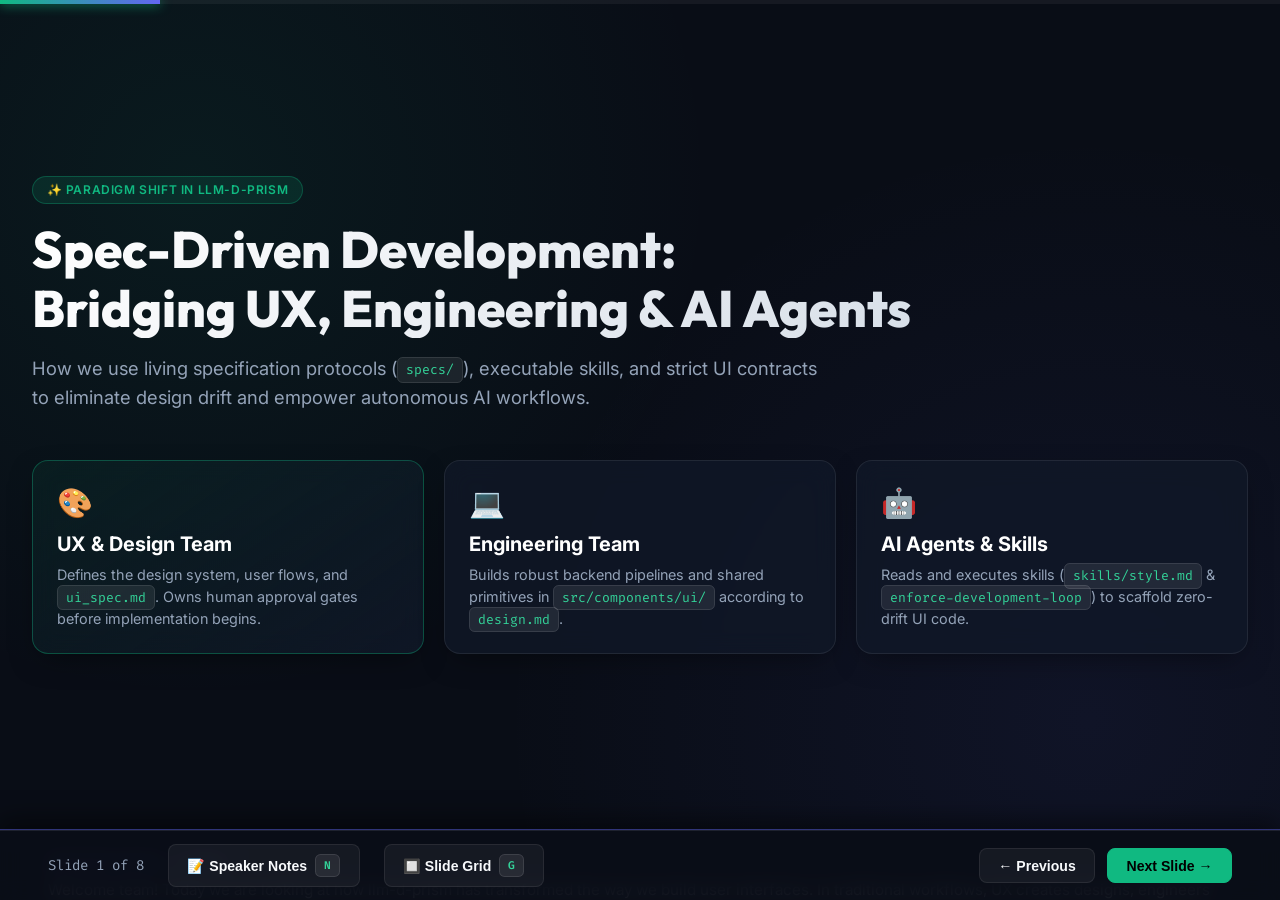
<file: docs/spec-driven-ux-presentation.html>
<!DOCTYPE html>
<html lang="en" class="dark">
<head>
  <meta charset="UTF-8" />
  <meta name="viewport" content="width=device-width, initial-scale=1.0" />
  <title>Spec-Driven Development in llm-d-prism — UX Team Presentation</title>
  <!-- Modern Google Fonts -->
  <link rel="preconnect" href="https://fonts.googleapis.com">
  <link rel="preconnect" href="https://fonts.gstatic.com" crossorigin>
  <link href="https://fonts.googleapis.com/css2?family=Fira+Code:wght@400;500&family=Inter:wght@400;500;600;700&family=Outfit:wght@500;600;700;800&display=swap" rel="stylesheet">
  <style>
    :root {
      --bg-dark: #090d16;
      --bg-card: rgba(16, 24, 40, 0.75);
      --bg-card-hover: rgba(26, 38, 62, 0.85);
      --border-color: rgba(255, 255, 255, 0.08);
      --border-accent: rgba(16, 185, 129, 0.35);
      --text-main: #f8fafc;
      --text-muted: #94a3b8;
      --brand-primary: #10b981;
      --brand-primary-glow: rgba(16, 185, 129, 0.25);
      --brand-indigo: #6366f1;
      --brand-indigo-glow: rgba(99, 102, 241, 0.25);
      --danger: #ef4444;
      --warning: #f59e0b;
      --success: #10b981;
      --font-sans: 'Inter', -apple-system, BlinkMacSystemFont, sans-serif;
      --font-display: 'Outfit', sans-serif;
      --font-mono: 'Fira Code', monospace;
    }

    * {
      box-sizing: border-box;
      margin: 0;
      padding: 0;
    }

    body {
      background-color: var(--bg-dark);
      color: var(--text-main);
      font-family: var(--font-sans);
      overflow: hidden;
      height: 100vh;
      display: flex;
      flex-direction: column;
      user-select: none;
      background-image: 
        radial-gradient(circle at 15% 20%, rgba(16, 185, 129, 0.08) 0%, transparent 40%),
        radial-gradient(circle at 85% 80%, rgba(99, 102, 241, 0.08) 0%, transparent 45%);
    }

    /* Top Progress Bar */
    .progress-bar-container {
      width: 100%;
      height: 4px;
      background: rgba(255, 255, 255, 0.05);
      position: absolute;
      top: 0;
      left: 0;
      z-index: 50;
    }

    .progress-bar {
      height: 100%;
      background: linear-gradient(90deg, var(--brand-primary), var(--brand-indigo));
      width: 12.5%;
      transition: width 0.35s cubic-bezier(0.4, 0, 0.2, 1);
      box-shadow: 0 0 12px var(--brand-primary);
    }

    /* Main Slide Viewport */
    .viewport {
      flex: 1;
      position: relative;
      overflow: hidden;
      display: flex;
      align-items: center;
      justify-content: center;
      padding: 2.5rem 4rem;
    }

    .slide {
      position: absolute;
      width: 100%;
      max-width: 1280px;
      height: 82vh;
      opacity: 0;
      pointer-events: none;
      transform: translateY(20px) scale(0.98);
      transition: opacity 0.4s ease, transform 0.4s cubic-bezier(0.16, 1, 0.3, 1);
      display: flex;
      flex-direction: column;
      justify-content: center;
      padding: 2rem;
    }

    .slide.active {
      opacity: 1;
      pointer-events: auto;
      transform: translateY(0) scale(1);
      z-index: 10;
    }

    /* Slide Header & Titles */
    .slide-badge {
      display: inline-flex;
      align-items: center;
      gap: 0.5rem;
      padding: 0.35rem 0.85rem;
      border-radius: 9999px;
      background: rgba(16, 185, 129, 0.12);
      border: 1px solid rgba(16, 185, 129, 0.3);
      color: var(--brand-primary);
      font-size: 0.75rem;
      font-weight: 600;
      letter-spacing: 0.05em;
      text-transform: uppercase;
      margin-bottom: 1rem;
      width: fit-content;
    }

    h1 {
      font-family: var(--font-display);
      font-size: 3.2rem;
      font-weight: 800;
      line-height: 1.15;
      margin-bottom: 1rem;
      background: linear-gradient(135deg, #ffffff 0%, #cbd5e1 100%);
      -webkit-background-clip: text;
      -webkit-text-fill-color: transparent;
    }

    h2 {
      font-family: var(--font-display);
      font-size: 2.3rem;
      font-weight: 700;
      line-height: 1.25;
      margin-bottom: 0.75rem;
      color: #ffffff;
    }

    .subtitle {
      font-size: 1.15rem;
      color: var(--text-muted);
      max-width: 800px;
      line-height: 1.6;
      margin-bottom: 2rem;
    }

    /* Glassmorphic Panels */
    .card {
      background: var(--bg-card);
      border: 1px solid var(--border-color);
      border-radius: 1rem;
      padding: 1.5rem;
      backdrop-filter: blur(12px);
      box-shadow: 0 10px 30px -10px rgba(0, 0, 0, 0.5);
      transition: all 0.25s ease;
    }

    .card:hover {
      border-color: rgba(255, 255, 255, 0.18);
      box-shadow: 0 14px 40px -12px rgba(0, 0, 0, 0.7);
    }

    .card-accent {
      border-color: var(--border-accent);
      background: linear-gradient(145deg, rgba(16, 185, 129, 0.07), rgba(16, 24, 40, 0.85));
    }

    /* Grid Layouts */
    .grid-2 {
      display: grid;
      grid-template-columns: 1fr 1fr;
      gap: 1.5rem;
      width: 100%;
    }

    .grid-3 {
      display: grid;
      grid-template-columns: repeat(3, 1fr);
      gap: 1.25rem;
      width: 100%;
    }

    .grid-4 {
      display: grid;
      grid-template-columns: repeat(4, 1fr);
      gap: 1rem;
      width: 100%;
    }

    /* Interactive Comparison Toggle (Slide 2) */
    .toggle-group {
      display: flex;
      background: rgba(255, 255, 255, 0.05);
      border: 1px solid var(--border-color);
      border-radius: 0.75rem;
      padding: 0.25rem;
      width: fit-content;
      margin-bottom: 1.5rem;
    }

    .toggle-btn {
      padding: 0.6rem 1.25rem;
      border-radius: 0.5rem;
      border: none;
      background: transparent;
      color: var(--text-muted);
      font-weight: 600;
      font-size: 0.9rem;
      cursor: pointer;
      transition: all 0.2s ease;
    }

    .toggle-btn.active {
      background: var(--brand-primary);
      color: #000000;
      box-shadow: 0 4px 14px rgba(16, 185, 129, 0.35);
    }

    /* Stats Grid */
    .stat-box {
      display: flex;
      flex-direction: column;
      padding: 1.25rem;
      border-radius: 0.85rem;
      background: rgba(255, 255, 255, 0.03);
      border: 1px solid rgba(255, 255, 255, 0.06);
    }

    .stat-number {
      font-family: var(--font-display);
      font-size: 2.2rem;
      font-weight: 800;
      margin-bottom: 0.35rem;
    }

    .stat-number.bad { color: var(--danger); }
    .stat-number.good { color: var(--success); }

    .stat-label {
      font-size: 0.85rem;
      font-weight: 600;
      color: var(--text-main);
      margin-bottom: 0.25rem;
    }

    .stat-desc {
      font-size: 0.78rem;
      color: var(--text-muted);
      line-height: 1.4;
    }

    /* Interactive Tree / Tabs */
    .tab-nav {
      display: flex;
      gap: 0.5rem;
      margin-bottom: 1.5rem;
      border-bottom: 1px solid var(--border-color);
      padding-bottom: 0.75rem;
    }

    .tab-btn {
      padding: 0.5rem 1rem;
      background: transparent;
      border: 1px solid transparent;
      border-radius: 0.5rem;
      color: var(--text-muted);
      font-weight: 600;
      cursor: pointer;
      transition: all 0.2s;
    }

    .tab-btn:hover {
      background: rgba(255, 255, 255, 0.05);
      color: var(--text-main);
    }

    .tab-btn.active {
      background: rgba(99, 102, 241, 0.15);
      border-color: rgba(99, 102, 241, 0.4);
      color: #818cf8;
    }

    /* Interactive Workflow Steps */
    .workflow-steps {
      display: flex;
      gap: 1rem;
      margin-top: 1rem;
    }

    .step-card {
      flex: 1;
      background: rgba(255, 255, 255, 0.03);
      border: 1px solid var(--border-color);
      border-radius: 0.75rem;
      padding: 1.25rem;
      cursor: pointer;
      transition: all 0.2s ease;
      position: relative;
    }

    .step-card:hover {
      border-color: var(--brand-primary);
      transform: translateY(-3px);
    }

    .step-card.active {
      border-color: var(--brand-primary);
      background: rgba(16, 185, 129, 0.1);
      box-shadow: 0 0 20px rgba(16, 185, 129, 0.15);
    }

    .step-number {
      display: inline-block;
      width: 1.8rem;
      height: 1.8rem;
      border-radius: 50%;
      background: rgba(255, 255, 255, 0.1);
      color: #ffffff;
      font-weight: 700;
      text-align: center;
      line-height: 1.8rem;
      margin-bottom: 0.75rem;
      font-size: 0.85rem;
    }

    .step-card.active .step-number {
      background: var(--brand-primary);
      color: #000000;
    }

    /* Bottom Control Bar */
    .control-bar {
      height: 70px;
      padding: 0 3rem;
      background: rgba(9, 13, 22, 0.9);
      border-top: 1px solid var(--border-color);
      display: flex;
      align-items: center;
      justify-content: space-between;
      z-index: 40;
      backdrop-filter: blur(10px);
    }

    .slide-counter {
      font-family: var(--font-mono);
      font-size: 0.88rem;
      color: var(--text-muted);
    }

    .nav-buttons {
      display: flex;
      gap: 0.75rem;
    }

    .btn {
      padding: 0.55rem 1.15rem;
      border-radius: 0.5rem;
      font-weight: 600;
      font-size: 0.88rem;
      cursor: pointer;
      display: flex;
      align-items: center;
      gap: 0.5rem;
      transition: all 0.2s;
      border: 1px solid var(--border-color);
      background: rgba(255, 255, 255, 0.05);
      color: var(--text-main);
    }

    .btn:hover {
      background: rgba(255, 255, 255, 0.1);
      border-color: rgba(255, 255, 255, 0.25);
    }

    .btn-primary {
      background: var(--brand-primary);
      color: #000000;
      border-color: var(--brand-primary);
    }

    .btn-primary:hover {
      background: #34d399;
      box-shadow: 0 0 15px rgba(16, 185, 129, 0.4);
    }

    /* Modals (Slide Grid & Notes Drawer) */
    .modal-overlay {
      position: fixed;
      inset: 0;
      background: rgba(0, 0, 0, 0.8);
      backdrop-filter: blur(8px);
      z-index: 100;
      display: flex;
      align-items: center;
      justify-content: center;
      opacity: 0;
      pointer-events: none;
      transition: opacity 0.25s ease;
    }

    .modal-overlay.open {
      opacity: 1;
      pointer-events: auto;
    }

    .modal-panel {
      background: #0f172a;
      border: 1px solid rgba(255, 255, 255, 0.15);
      border-radius: 1.25rem;
      width: 90%;
      max-width: 1050px;
      max-height: 85vh;
      overflow-y: auto;
      padding: 2rem;
      box-shadow: 0 25px 50px -12px rgba(0, 0, 0, 0.8);
    }

    .grid-thumbnails {
      display: grid;
      grid-template-columns: repeat(4, 1fr);
      gap: 1rem;
      margin-top: 1.5rem;
    }

    .thumb-card {
      background: rgba(255, 255, 255, 0.04);
      border: 1px solid var(--border-color);
      border-radius: 0.75rem;
      padding: 1rem;
      cursor: pointer;
      transition: all 0.2s;
      text-align: left;
    }

    .thumb-card:hover {
      border-color: var(--brand-primary);
      transform: translateY(-2px);
    }

    .thumb-card.active {
      border-color: var(--brand-primary);
      background: rgba(16, 185, 129, 0.12);
    }

    .thumb-num {
      font-size: 0.75rem;
      color: var(--brand-primary);
      font-weight: 700;
      margin-bottom: 0.25rem;
    }

    .thumb-title {
      font-weight: 600;
      font-size: 0.88rem;
      color: #ffffff;
    }

    /* Speaker Notes Drawer */
    .notes-drawer {
      position: fixed;
      bottom: 70px;
      left: 0;
      width: 100%;
      background: rgba(15, 23, 42, 0.95);
      border-top: 1px solid var(--brand-indigo);
      padding: 1.5rem 3rem;
      z-index: 35;
      transform: translateY(100%);
      transition: transform 0.3s cubic-bezier(0.16, 1, 0.3, 1);
      box-shadow: 0 -10px 25px rgba(0, 0, 0, 0.5);
      max-height: 200px;
      overflow-y: auto;
    }

    .notes-drawer.open {
      transform: translateY(0);
    }

    .notes-title {
      font-size: 0.75rem;
      font-weight: 700;
      text-transform: uppercase;
      color: #818cf8;
      letter-spacing: 0.08em;
      margin-bottom: 0.5rem;
    }

    .notes-content {
      font-size: 0.95rem;
      color: #e2e8f0;
      line-height: 1.6;
    }

    /* Code Tags & Highlights */
    .code-tag {
      font-family: var(--font-mono);
      background: rgba(255, 255, 255, 0.08);
      padding: 0.2rem 0.5rem;
      border-radius: 0.35rem;
      font-size: 0.82rem;
      color: #34d399;
      border: 1px solid rgba(255, 255, 255, 0.1);
    }

    /* Checklist Item */
    .checklist-item {
      display: flex;
      align-items: flex-start;
      gap: 0.75rem;
      margin-bottom: 1rem;
      padding: 0.75rem 1rem;
      border-radius: 0.6rem;
      background: rgba(255, 255, 255, 0.03);
      border: 1px solid rgba(255, 255, 255, 0.05);
    }

    .check-icon {
      width: 1.4rem;
      height: 1.4rem;
      border-radius: 50%;
      background: rgba(16, 185, 129, 0.15);
      color: var(--brand-primary);
      display: flex;
      align-items: center;
      justify-content: center;
      flex-shrink: 0;
      font-weight: bold;
    }
  </style>
</head>
<body>

  <!-- Top Progress Bar -->
  <div class="progress-bar-container">
    <div class="progress-bar" id="progress-bar"></div>
  </div>

  <!-- Slide Viewport -->
  <div class="viewport">

    <!-- SLIDE 1: Title & Vision -->
    <div class="slide active" id="slide-1">
      <div class="slide-badge">✨ Paradigm Shift in llm-d-prism</div>
      <h1>Spec-Driven Development:<br>Bridging UX, Engineering & AI Agents</h1>
      <p class="subtitle">
        How we use living specification protocols (<span class="code-tag">specs/</span>), executable skills, and strict UI contracts to eliminate design drift and empower autonomous AI workflows.
      </p>

      <div class="grid-3" style="margin-top: 1rem;">
        <div class="card card-accent">
          <div style="font-size: 1.8rem; margin-bottom: 0.75rem;">🎨</div>
          <h3 style="font-size: 1.25rem; font-weight: 700; margin-bottom: 0.5rem; color: #fff;">UX & Design Team</h3>
          <p style="font-size: 0.9rem; color: var(--text-muted); line-height: 1.5;">
            Defines the design system, user flows, and <span class="code-tag">ui_spec.md</span>. Owns human approval gates before implementation begins.
          </p>
        </div>
        <div class="card">
          <div style="font-size: 1.8rem; margin-bottom: 0.75rem;">💻</div>
          <h3 style="font-size: 1.25rem; font-weight: 700; margin-bottom: 0.5rem; color: #fff;">Engineering Team</h3>
          <p style="font-size: 0.9rem; color: var(--text-muted); line-height: 1.5;">
            Builds robust backend pipelines and shared primitives in <span class="code-tag">src/components/ui/</span> according to <span class="code-tag">design.md</span>.
          </p>
        </div>
        <div class="card">
          <div style="font-size: 1.8rem; margin-bottom: 0.75rem;">🤖</div>
          <h3 style="font-size: 1.25rem; font-weight: 700; margin-bottom: 0.5rem; color: #fff;">AI Agents & Skills</h3>
          <p style="font-size: 0.9rem; color: var(--text-muted); line-height: 1.5;">
            Reads and executes skills (<span class="code-tag">skills/style.md</span> & <span class="code-tag">enforce-development-loop</span>) to scaffold zero-drift UI code.
          </p>
        </div>
      </div>
    </div>

    <!-- SLIDE 2: Before vs. After Audit -->
    <div class="slide" id="slide-2">
      <div class="slide-badge">📊 Case Study: Why Specs & Skills Were Created</div>
      <h2>The UI Drift Crisis vs. The Blueprint Reality</h2>
      <p class="subtitle" style="margin-bottom: 1.5rem;">
        During the Results Store closed-beta (PR #88), an audit revealed how ad-hoc UI development caused visual fragmentation—and how our <span class="code-tag">ui-style-blueprint</span> spec solved it.
      </p>

      <div class="toggle-group">
        <button class="toggle-btn active" onclick="setAuditView('before', this)">⚠️ Before: Ad-Hoc UI (PR #88 Audit)</button>
        <button class="toggle-btn" onclick="setAuditView('after', this)">✨ After: UI/Style Blueprint Primitives</button>
      </div>

      <!-- Before Grid -->
      <div id="audit-before" class="grid-3">
        <div class="stat-box">
          <div class="stat-number bad">12</div>
          <div class="stat-label">Bespoke Modal Dialogs</div>
          <div class="stat-desc">Hand-rolled with inline <span class="code-tag">fixed inset-0</span> overlays across files.</div>
        </div>
        <div class="stat-box">
          <div class="stat-number bad">~42</div>
          <div class="stat-label">Ad-Hoc Status Colors</div>
          <div class="stat-desc">Hardcoded status hex strings in badges and tables with no shared semantics.</div>
        </div>
        <div class="stat-box">
          <div class="stat-number bad">209</div>
          <div class="stat-label">Hardcoded Hex Literals</div>
          <div class="stat-desc">3 coexisting theming systems with scattered hex values in JSX components.</div>
        </div>
        <div class="stat-box">
          <div class="stat-number bad">~22</div>
          <div class="stat-label">Button Variants</div>
          <div class="stat-desc">Inconsistent padding, font weights, and hover effects across screens.</div>
        </div>
        <div class="stat-box">
          <div class="stat-number bad">19</div>
          <div class="stat-label">Inline Spinners</div>
          <div class="stat-desc">Different SVG loading spinners duplicated inside individual action buttons.</div>
        </div>
        <div class="stat-box">
          <div class="stat-number bad">0%</div>
          <div class="stat-label">Shared Common Imports</div>
          <div class="stat-desc">PR #88 imported 0 primitives from <span class="code-tag">src/components/common/</span>.</div>
        </div>
      </div>

      <!-- After Grid -->
      <div id="audit-after" class="grid-3" style="display: none;">
        <div class="stat-box">
          <div class="stat-number good">1</div>
          <div class="stat-label">Unified Modal Primitive</div>
          <div class="stat-desc"><span class="code-tag">&lt;Modal&gt;</span> in <span class="code-tag">src/components/ui/</span> with header, footer & backdrop dismiss.</div>
        </div>
        <div class="stat-box">
          <div class="stat-number good">1</div>
          <div class="stat-label">Canonical Status Map</div>
          <div class="stat-desc"><span class="code-tag">&lt;Badge&gt; / &lt;StatusChip&gt;</span> with semantic mapping for staged, processing, approved, etc.</div>
        </div>
        <div class="stat-box">
          <div class="stat-number good">0</div>
          <div class="stat-label">Hex Literals Allowed</div>
          <div class="stat-desc">1 <span class="code-tag">@theme</span> token layer in <span class="code-tag">src/index.css</span>; CI lint enforces token usage.</div>
        </div>
        <div class="stat-box">
          <div class="stat-number good">4</div>
          <div class="stat-label">Standard Button Variants</div>
          <div class="stat-desc"><span class="code-tag">&lt;Button&gt;</span> with primary, secondary, ghost, and danger variants.</div>
        </div>
        <div class="stat-box">
          <div class="stat-number good">1</div>
          <div class="stat-label">Shared Spinner & Loading</div>
          <div class="stat-desc">Single <span class="code-tag">&lt;Spinner&gt;</span> and built-in button <span class="code-tag">loading={true}</span> state.</div>
        </div>
        <div class="stat-box">
          <div class="stat-number good">100%</div>
          <div class="stat-label">Primitive Library Adoption</div>
          <div class="stat-desc">All UI screens built exclusively from <span class="code-tag">src/components/ui/</span> primitives.</div>
        </div>
      </div>
    </div>

    <!-- SLIDE 3: The OPSX Protocol -->
    <div class="slide" id="slide-3">
      <div class="slide-badge">🏗 Directory Architecture</div>
      <h2>The OPSX Specification Protocol (<span class="code-tag">specs/</span>)</h2>
      <p class="subtitle">
        How we organize specifications so human designers, engineers, and AI agents share an unambiguous "Living Source of Truth."
      </p>

      <div class="grid-3">
        <div class="card card-accent" onclick="selectOpsxTab('main', this)" style="cursor: pointer;">
          <div style="color: var(--brand-primary); font-weight: 700; margin-bottom: 0.5rem; font-size: 1.1rem;">
            🏰 specs/main/
          </div>
          <div style="font-size: 0.9rem; color: #fff; font-weight: 600; margin-bottom: 0.5rem;">
            The Living Source of Truth
          </div>
          <p style="font-size: 0.85rem; color: var(--text-muted); line-height: 1.5;">
            Contains the production system architecture (<span class="code-tag">main.md</span>), the roadmap (<span class="code-tag">roadmap.md</span>), and <span class="code-tag">completed/</span> specs.
          </p>
        </div>

        <div class="card" onclick="selectOpsxTab('changes', this)" style="cursor: pointer;">
          <div style="color: #60a5fa; font-weight: 700; margin-bottom: 0.5rem; font-size: 1.1rem;">
            🚧 specs/changes/
          </div>
          <div style="font-size: 0.9rem; color: #fff; font-weight: 600; margin-bottom: 0.5rem;">
            Active Work-in-Progress
          </div>
          <p style="font-size: 0.85rem; color: var(--text-muted); line-height: 1.5;">
            Every feature proposal gets a dedicated file (<span class="code-tag">[feature].md</span>). All PR design reviews happen here before coding.
          </p>
        </div>

        <div class="card" onclick="selectOpsxTab('archive', this)" style="cursor: pointer;">
          <div style="color: #f43f5e; font-weight: 700; margin-bottom: 0.5rem; font-size: 1.1rem;">
            🗄️ specs/archive/
          </div>
          <div style="font-size: 0.9rem; color: #fff; font-weight: 600; margin-bottom: 0.5rem;">
            Organizational Memory
          </div>
          <p style="font-size: 0.85rem; color: var(--text-muted); line-height: 1.5;">
            Stores abandoned or rejected proposals with <span class="code-tag"># Status: Rejected</span> rationale to prevent re-litigating past decisions.
          </p>
        </div>
      </div>

      <div class="card" style="margin-top: 1.5rem; background: rgba(16, 185, 129, 0.05); border-color: rgba(16, 185, 129, 0.25);">
        <h4 style="font-size: 1rem; color: #fff; margin-bottom: 0.5rem; display: flex; align-items: center; gap: 0.5rem;">
          <span>📋</span> Core Rule for AI Agents & Humans
        </h4>
        <p style="font-size: 0.9rem; color: #e2e8f0; line-height: 1.6;">
          Always check <span class="code-tag">completed/</span> & <span class="code-tag">archive/</span> first. Create <span class="code-tag">specs/changes/[feature-name].md</span> and open a PR. <strong>Do not write application code until the spec is approved by a human reviewer.</strong>
        </p>
      </div>
    </div>

    <!-- SLIDE 4: enforce-development-loop -->
    <div class="slide" id="slide-4">
      <div class="slide-badge">🛡️ Executable Agent Skill</div>
      <h2>The <span class="code-tag">enforce-development-loop</span> Skill: Our UX Safeguard</h2>
      <p class="subtitle">
        How our automated agent skill enforces the <span style="color: var(--brand-primary); font-weight: 600;">Product → UI/UX → Engineering</span> development loop before any implementation code is allowed to merge.
      </p>

      <div class="workflow-steps">
        <div class="step-card active" onclick="selectLoopStep(1, this)">
          <div class="step-number">1</div>
          <h4 style="color: #fff; font-size: 1rem; margin-bottom: 0.35rem;">Product Spec Check</h4>
          <p style="font-size: 0.8rem; color: var(--text-muted);">
            Verifies <span class="code-tag">product_spec.md</span> or <span class="code-tag">proposal.md</span> exists and is tracked in <span class="code-tag">roadmap.md</span>.
          </p>
        </div>
        <div class="step-card" onclick="selectLoopStep(2, this)">
          <div class="step-number">2</div>
          <h4 style="color: #fff; font-size: 1rem; margin-bottom: 0.35rem;">UI/UX Implementation Spec</h4>
          <p style="font-size: 0.8rem; color: var(--text-muted);">
            Verifies <span class="code-tag">ui_spec.md</span> exists and prototype code is isolated on branch <span class="code-tag">next</span> (not <span class="code-tag">main</span>).
          </p>
        </div>
        <div class="step-card" onclick="selectLoopStep(3, this)">
          <div class="step-number">3</div>
          <h4 style="color: #fff; font-size: 1rem; margin-bottom: 0.35rem;">Engineering Spec Check</h4>
          <p style="font-size: 0.8rem; color: var(--text-muted);">
            Verifies <span class="code-tag">design.md</span> exists for backend changes and results store database schema updates.
          </p>
        </div>
        <div class="step-card" onclick="selectLoopStep(4, this)">
          <div class="step-number">4</div>
          <h4 style="color: #fff; font-size: 1rem; margin-bottom: 0.35rem;">Final Merge Audit Table</h4>
          <p style="font-size: 0.8rem; color: var(--text-muted);">
            Generates compliance checklist table. Blocks merge if any UX or product check fails.
          </p>
        </div>
      </div>

      <div id="loop-detail-box" class="card" style="margin-top: 1.5rem; border-left: 4px solid var(--brand-primary);">
        <h4 id="loop-detail-title" style="color: #fff; font-size: 1.05rem; margin-bottom: 0.5rem;">Step 1: Product Phase Validation</h4>
        <p id="loop-detail-desc" style="font-size: 0.9rem; color: #cbd5e1; line-height: 1.6;">
          When an agent runs <span class="code-tag">enforce-development-loop</span>, it checks if <span class="code-tag">specs/changes/[feature-name]/product_spec.md</span> exists. If missing, it halts and instructs the user to draft the Product Spec first. It also checks <span class="code-tag">specs/main/roadmap.md</span> to ensure the feature is actively prioritized.
        </p>
      </div>
    </div>

    <!-- SLIDE 5: The UI/Style Contract -->
    <div class="slide" id="slide-5">
      <div class="slide-badge">📜 UI Constitutional Contract</div>
      <h2>The UI/Style Contract (<span class="code-tag">skills/style.md</span>)</h2>
      <p class="subtitle">
        The enforceable style contract that governs all JSX markup, Tailwind classes, colors, and charts in <span class="code-tag">llm-d-prism</span>.
      </p>

      <div class="grid-2">
        <div class="card card-accent">
          <h4 style="font-size: 1.05rem; color: #fff; margin-bottom: 0.75rem;">
            1. Use Primitives from <span class="code-tag">src/components/ui/</span> Only
          </h4>
          <p style="font-size: 0.88rem; color: var(--text-muted); line-height: 1.5;">
            Buttons, Badges, Modals, Form inputs, Panels, StatCards, EmptyStates, and Spinners must come from <span class="code-tag">src/components/ui/</span>. Never re-implement inline. If a variant is missing, extend the primitive in the same PR—do not fork.
          </p>
        </div>

        <div class="card">
          <h4 style="font-size: 1.05rem; color: #fff; margin-bottom: 0.75rem;">
            2. Colors Come From Tokens Only
          </h4>
          <p style="font-size: 0.88rem; color: var(--text-muted); line-height: 1.5;">
            No new hex literals in JSX outside <span class="code-tag">ui/</span>. Use <span class="code-tag">@theme</span> token classes (<span class="code-tag">theme-bg</span>, <span class="code-tag">theme-card</span>, <span class="code-tag">--brand-accent</span>). Chart series use <span class="code-tag">CHART_SERIES</span> / <span class="code-tag">seriesColor()</span>.
          </p>
        </div>

        <div class="card">
          <h4 style="font-size: 1.05rem; color: #fff; margin-bottom: 0.75rem;">
            3. Extract on Second Use
          </h4>
          <p style="font-size: 0.88rem; color: var(--text-muted); line-height: 1.5;">
            Any markup repeated in two places becomes a primitive (or a variant of one) in <span class="code-tag">src/components/ui/</span> in the same PR. Never copy-paste styled JSX.
          </p>
        </div>

        <div class="card">
          <h4 style="font-size: 1.05rem; color: #fff; margin-bottom: 0.75rem;">
            4. Strict Governance & Approvals
          </h4>
          <p style="font-size: 0.88rem; color: var(--text-muted); line-height: 1.5;">
            Changes to <span class="code-tag">skills/style.md</span> or <span class="code-tag">src/components/ui/</span> require approval from <strong>@seanhorgan</strong> or <strong>@raji14</strong>. Enforced mechanically via <span class="code-tag">.github/CODEOWNERS</span>.
          </p>
        </div>
      </div>
    </div>

    <!-- SLIDE 6: Dashboard Pipeline -->
    <div class="slide" id="slide-6">
      <div class="slide-badge">🔁 Repeatable Production Pipeline</div>
      <h2>The Dashboard Production Pipeline</h2>
      <p class="subtitle">
        How we transform llm-d-benchmark reports into stunning Prism dashboards using two skills and two human review gates (<span class="code-tag">specs/main/dashboard-pipeline.md</span>).
      </p>

      <div class="grid-4" style="margin-top: 1rem;">
        <div class="card" style="position: relative;">
          <div style="font-size: 0.75rem; color: var(--brand-primary); font-weight: 700; margin-bottom: 0.5rem;">STAGE 1</div>
          <h4 style="color: #fff; font-size: 1rem; margin-bottom: 0.5rem;">Analyze & Design</h4>
          <p style="font-size: 0.82rem; color: var(--text-muted); line-height: 1.5;">
            Run skill <span class="code-tag">analyze_benchmark_results.md</span> on report YAMLs. Generates <span class="code-tag">proposal.md</span> with chart/KPI spec & endpoint shape.
          </p>
        </div>

        <div class="card" style="border-color: #f59e0b; background: rgba(245, 158, 11, 0.08);">
          <div style="font-size: 0.75rem; color: #f59e0b; font-weight: 700; margin-bottom: 0.5rem;">🛑 GATE A (HUMAN)</div>
          <h4 style="color: #fff; font-size: 1rem; margin-bottom: 0.5rem;">Spec Approval Gate</h4>
          <p style="font-size: 0.82rem; color: #fef3c7; line-height: 1.5;">
            Must be approved by <strong>@seanhorgan</strong>, <strong>@diamondburned</strong>, or <strong>@jjk-g</strong>. No application code is written until Gate A is unlocked.
          </p>
        </div>

        <div class="card">
          <div style="font-size: 0.75rem; color: var(--brand-indigo); font-weight: 700; margin-bottom: 0.5rem;">STAGE 2</div>
          <h4 style="color: #fff; font-size: 1rem; margin-bottom: 0.5rem;">UI Implementation</h4>
          <p style="font-size: 0.82rem; color: var(--text-muted); line-height: 1.5;">
            Run <span class="code-tag">skills/style.md</span> to implement via <span class="code-tag">ui/</span> primitives, canonical page shell, and zero new lint errors.
          </p>
        </div>

        <div class="card" style="border-color: #10b981; background: rgba(16, 185, 129, 0.08);">
          <div style="font-size: 0.75rem; color: #10b981; font-weight: 700; margin-bottom: 0.5rem;">🛑 GATE B (HUMAN)</div>
          <h4 style="color: #fff; font-size: 1rem; margin-bottom: 0.5rem;">Implementation Gate</h4>
          <p style="font-size: 0.82rem; color: #d1fae5; line-height: 1.5;">
            Must be approved by <strong>@jjk-g</strong>, <strong>@diamondburned</strong>, or <strong>@seanhorgan</strong> before merging to <span class="code-tag">main/completed/</span>.
          </p>
        </div>
      </div>

      <div class="card" style="margin-top: 1.5rem; padding: 1rem 1.5rem;">
        <div style="display: flex; align-items: center; justify-content: space-between;">
          <div style="font-size: 0.9rem; color: #fff;">
            <strong>Hard-Stop Governance:</strong> Proposed defaults in <span class="code-tag">proposal.md</span> are never self-approving. AI agents stop at Gate A automatically.
          </div>
          <span class="code-tag" style="background: rgba(16, 185, 129, 0.15);">100% Audit Tracked</span>
        </div>
      </div>
    </div>

    <!-- SLIDE 7: User Roles & Skills -->
    <div class="slide" id="slide-7">
      <div class="slide-badge">👥 Persona-Oriented Skills</div>
      <h2>Specialized User Roles & Skills (<span class="code-tag">users/</span>)</h2>
      <p class="subtitle">
        How we tailor agent skills for specific user roles so each persona operates within our UI and architecture rules automatically.
      </p>

      <div class="tab-nav">
        <button class="tab-btn active" onclick="setUserRole('fd', this)">🚀 Feature Developer</button>
        <button class="tab-btn" onclick="setUserRole('ct', this)">⚙️ Config Tuner (SA)</button>
        <button class="tab-btn" onclick="setUserRole('so', this)">🛡️ Stack Operator</button>
        <button class="tab-btn" onclick="setUserRole('bd', this)">📈 Benchmark Developer (Analyst / PR)</button>
      </div>

      <div id="role-panel" class="card card-accent">
        <h3 id="role-title" style="font-size: 1.4rem; color: #fff; margin-bottom: 0.5rem;">
          🚀 Feature Developer (<span class="code-tag">llm-d-feature-developer/SKILL.md</span>)
        </h3>
        <p id="role-desc" style="font-size: 1rem; color: var(--text-muted); line-height: 1.6; margin-bottom: 1rem;">
          <strong>Focus:</strong> Ensures new features hit price/performance goals and can be shared easily.<br>
          • Automates baseline A/B test validations.<br>
          • Separates unit vs. system benchmarks.<br>
          • Produces reproducible and shareable artifacts built with standard <span class="code-tag">&lt;StatCard&gt;</span> and <span class="code-tag">&lt;ChartContainer&gt;</span> primitives.
        </p>
        <div style="display: inline-flex; align-items: center; gap: 0.5rem; font-size: 0.85rem; color: var(--brand-primary);">
          <span>✓ UX Alignment:</span> Respects existing dashboard filter panels and avoids bespoke visual elements.
        </div>
      </div>
    </div>

    <!-- SLIDE 8: UX Action Plan -->
    <div class="slide" id="slide-8">
      <div class="slide-badge">🎯 Actionable Takeaways</div>
      <h2>What This Means for Our UX Team</h2>
      <p class="subtitle">
        How UX designers lead, govern, and leverage Spec-Driven Development in daily feature iteration.
      </p>

      <div class="grid-2">
        <div>
          <div class="checklist-item">
            <div class="check-icon">1</div>
            <div>
              <h4 style="color: #fff; font-size: 1rem; margin-bottom: 0.25rem;">Lead the <span class="code-tag">ui_spec.md</span> Creation</h4>
              <p style="font-size: 0.85rem; color: var(--text-muted); line-height: 1.4;">
                For any feature with UI, author <span class="code-tag">ui_spec.md</span> in the change folder. Outline exactly which <span class="code-tag">src/components/ui/</span> primitives will be used.
              </p>
            </div>
          </div>

          <div class="checklist-item">
            <div class="check-icon">2</div>
            <div>
              <h4 style="color: #fff; font-size: 1rem; margin-bottom: 0.25rem;">Review Proposals at Gate A</h4>
              <p style="font-size: 0.85rem; color: var(--text-muted); line-height: 1.4;">
                Prioritize checking the user flow and data clarity in <span class="code-tag">proposal.md</span>. If "Why" is wrong, do not let engineering proceed to "How."
              </p>
            </div>
          </div>
        </div>

        <div>
          <div class="checklist-item">
            <div class="check-icon">3</div>
            <div>
              <h4 style="color: #fff; font-size: 1rem; margin-bottom: 0.25rem;">Govern via Codeowners (<span class="code-tag">@seanhorgan</span>, <span class="code-tag">@raji14</span>)</h4>
              <p style="font-size: 0.85rem; color: var(--text-muted); line-height: 1.4;">
                You own <span class="code-tag">skills/style.md</span> and <span class="code-tag">src/components/ui/</span>. Never allow one-off button or card overrides in PR reviews.
              </p>
            </div>
          </div>

          <div class="checklist-item">
            <div class="check-icon">4</div>
            <div>
              <h4 style="color: #fff; font-size: 1rem; margin-bottom: 0.25rem;">Use AI Agents as UX Allies</h4>
              <p style="font-size: 0.85rem; color: var(--text-muted); line-height: 1.4;">
                Instruct AI: <em>"Use <span class="code-tag">skills/style.md</span> to scaffold a prototype on branch <span class="code-tag">next</span>."</em> The AI will respect your tokens automatically.
              </p>
            </div>
          </div>
        </div>
      </div>
    </div>

  </div>

  <!-- Bottom Control Bar -->
  <div class="control-bar">
    <div style="display: flex; align-items: center; gap: 1.5rem;">
      <span class="slide-counter" id="slide-counter">Slide 1 of 8</span>
      <button class="btn" onclick="toggleNotesDrawer()">
        <span>📝 Speaker Notes</span>
        <span class="code-tag" style="font-size: 0.7rem;">N</span>
      </button>
      <button class="btn" onclick="toggleGridModal()">
        <span>🔲 Slide Grid</span>
        <span class="code-tag" style="font-size: 0.7rem;">G</span>
      </button>
    </div>

    <div class="nav-buttons">
      <button class="btn" onclick="prevSlide()">
        <span>← Previous</span>
      </button>
      <button class="btn btn-primary" onclick="nextSlide()">
        <span>Next Slide →</span>
      </button>
    </div>
  </div>

  <!-- Slide Grid Modal -->
  <div class="modal-overlay" id="grid-modal" onclick="closeGridModal(event)">
    <div class="modal-panel" onclick="event.stopPropagation()">
      <div style="display: flex; align-items: center; justify-content: space-between;">
        <h3 style="font-size: 1.3rem; color: #fff;">🔲 Presentation Overview & Slide Navigation</h3>
        <button class="btn" onclick="toggleGridModal()">Close [ESC]</button>
      </div>
      <div class="grid-thumbnails" id="thumbnails-container"></div>
    </div>
  </div>

  <!-- Speaker Notes Drawer -->
  <div class="notes-drawer" id="notes-drawer">
    <div style="display: flex; align-items: center; justify-content: space-between;">
      <div class="notes-title" id="notes-slide-title">SPEAKER NOTES — SLIDE 1</div>
      <button onclick="toggleNotesDrawer()" style="background: none; border: none; color: #94a3b8; cursor: pointer;">✕ Close</button>
    </div>
    <div class="notes-content" id="notes-content">
      Welcome team! Today we are looking at how llm-d-prism has transformed the way we build user interfaces...
    </div>
  </div>

  <script>
    const totalSlides = 8;
    let currentSlide = 1;

    const notesData = {
      1: "Welcome team! Today we are looking at how llm-d-prism has transformed the way we build user interfaces. In traditional workflows, UX creates designs, engineers interpret them, and now AI agents generate code at 10x speed. Without strict guardrails, AI agents will invent their own buttons, modals, and color hex codes on every prompt. Spec-Driven Development means we do not write a single line of application code until a specification is written, reviewed, and approved. More importantly, we have created executable AI skills that teach our AI assistants how to respect our UX design system, use our shared components, and enforce our approval gates automatically.",
      2: "During the Results Store closed-beta in PR #88, an audit found 12 bespoke modals, 42 status color strings, and 3 coexisting theming systems. Why? Because without an enforceable contract, developers and AI agents hand-roll components. Our UI/Style blueprint in specs/main/completed/ui-style-blueprint fixed this by creating src/components/ui/ and enforcing skills/style.md.",
      3: "Our specifications live in specs/ following the OPSX protocol. Notice the three folders: specs/main/ is our Living Source of Truth, specs/changes/ is where proposals live before a single line of code is written, and specs/archive/ stores rejected ideas so we never waste time relitigating past decisions.",
      4: "This is our safeguard skill: enforce-development-loop. Notice how it explicitly separates Product, UI/UX, and Engineering phases. Step 2 requires ui_spec.md and verifies that all UX mock/prototype code is isolated on branch 'next' or a feature branch—never main. If any check fails, the skill blocks merge to main.",
      5: "skills/style.md is our UX Constitution. It governs 5 unbreakable rules: 1) Primitives from src/components/ui/ only, 2) Token-driven colors only—zero hex literals, 3) Extract repeated UI on second use, 4) Light and Dark mode parity, and 5) Strict codeowner governance under @seanhorgan and @raji14.",
      6: "When we build dashboards from llm-d benchmark reports, we use a repeatable pipeline defined in specs/main/dashboard-pipeline.md. Stage 1 analyzes reports and outputs proposal.md. Then we hit GATE A—a human spec review gate. No code is written until Gate A is approved! Then Stage 2 implements using primitives before GATE B.",
      7: "In users/, we created persona-specific skills: Feature Developer, Config Tuner, Stack Operator, and Benchmark Developer. For UX, we collaborate closest with Benchmark Developer to ensure community-facing graphs look stunning, and Feature Developer to ensure standard KPI stat cards are used.",
      8: "Here is our action plan as a UX team: 1) Lead the creation of ui_spec.md for any visual feature. 2) Review proposal.md at Gate A before implementation starts. 3) Enforce our primitive library in PR reviews via Codeowners (@seanhorgan, @raji14). 4) Use AI agents as our design allies by instructing them to use our skills!"
    };

    const slideTitles = [
      "1. The Spec-Driven Vision",
      "2. Case Study: PR #88 Audit vs. Blueprint",
      "3. The OPSX Specification Protocol (specs/)",
      "4. The enforce-development-loop Skill",
      "5. The UI/Style Contract (skills/style.md)",
      "6. The Dashboard Production Pipeline",
      "7. Specialized User Roles & Skills",
      "8. UX Team Action Plan & Governance"
    ];

    function renderThumbnails() {
      const container = document.getElementById('thumbnails-container');
      container.innerHTML = '';
      for (let i = 1; i <= totalSlides; i++) {
        const div = document.createElement('div');
        div.className = `thumb-card ${i === currentSlide ? 'active' : ''}`;
        div.onclick = () => {
          goToSlide(i);
          toggleGridModal();
        };
        div.innerHTML = `
          <div class="thumb-num">SLIDE 0${i}</div>
          <div class="thumb-title">${slideTitles[i-1]}</div>
        `;
        container.appendChild(div);
      }
    }

    function updateSlide() {
      document.querySelectorAll('.slide').forEach((el, index) => {
        el.classList.toggle('active', index + 1 === currentSlide);
      });

      const prog = (currentSlide / totalSlides) * 100;
      document.getElementById('progress-bar').style.width = prog + '%';
      document.getElementById('slide-counter').innerText = `Slide ${currentSlide} of ${totalSlides}`;
      document.getElementById('notes-slide-title').innerText = `SPEAKER NOTES — SLIDE ${currentSlide}`;
      document.getElementById('notes-content').innerText = notesData[currentSlide];

      renderThumbnails();
    }

    function goToSlide(num) {
      if (num >= 1 && num <= totalSlides) {
        currentSlide = num;
        updateSlide();
      }
    }

    function nextSlide() {
      if (currentSlide < totalSlides) goToSlide(currentSlide + 1);
    }

    function prevSlide() {
      if (currentSlide > 1) goToSlide(currentSlide - 1);
    }

    function toggleGridModal() {
      const modal = document.getElementById('grid-modal');
      modal.classList.toggle('open');
    }

    function closeGridModal(e) {
      if (e.target.id === 'grid-modal') toggleGridModal();
    }

    function toggleNotesDrawer() {
      const drawer = document.getElementById('notes-drawer');
      drawer.classList.toggle('open');
    }

    // Keyboard controls
    window.addEventListener('keydown', (e) => {
      if (e.key === 'ArrowRight' || e.key === ' ') {
        nextSlide();
      } else if (e.key === 'ArrowLeft') {
        prevSlide();
      } else if (e.key === 'g' || e.key === 'G') {
        toggleGridModal();
      } else if (e.key === 'n' || e.key === 'N') {
        toggleNotesDrawer();
      } else if (e.key === 'Escape') {
        document.getElementById('grid-modal').classList.remove('open');
        document.getElementById('notes-drawer').classList.remove('open');
      }
    });

    // Interactive Slide 2 Audit Toggle
    function setAuditView(view, btn) {
      document.querySelectorAll('#slide-2 .toggle-btn').forEach(b => b.classList.remove('active'));
      btn.classList.add('active');
      if (view === 'before') {
        document.getElementById('audit-before').style.display = 'grid';
        document.getElementById('audit-after').style.display = 'none';
      } else {
        document.getElementById('audit-before').style.display = 'none';
        document.getElementById('audit-after').style.display = 'grid';
      }
    }

    // Interactive Slide 4 Workflow Steps
    const stepDetails = {
      1: {
        title: "Step 1: Product Phase Validation",
        desc: "When an agent runs enforce-development-loop, it checks if specs/changes/[feature-name]/product_spec.md exists. If missing, it halts and instructs the user to draft the Product Spec first. It also checks specs/main/roadmap.md to ensure the feature is actively prioritized."
      },
      2: {
        title: "Step 2: UI/UX Phase & Branch Isolation",
        desc: "The skill checks if specs/changes/[feature-name]/ui_spec.md exists and outlines all new UI elements. CRITICALLY: it runs git branch checks to verify that mockup/prototype code is isolated on branch 'next' or a feature branch—never on 'main'."
      },
      3: {
        title: "Step 3: Engineering Design Spec Validation",
        desc: "Checks if specs/changes/[feature-name]/design.md exists. Outlines required backend modifications, schema updates in the Results Store, and API contracts before any core code is written."
      },
      4: {
        title: "Step 4: Final Merge Compliance Checklist",
        desc: "Generates a complete compliance table across Product, UI/UX, and Engineering. If any UI/UX or product checks fail, the skill automatically blocks PR merging to main."
      }
    };

    function selectLoopStep(num, el) {
      document.querySelectorAll('#slide-4 .step-card').forEach(c => c.classList.remove('active'));
      el.classList.add('active');
      document.getElementById('loop-detail-title').innerText = stepDetails[num].title;
      document.getElementById('loop-detail-desc').innerText = stepDetails[num].desc;
    }

    // Interactive Slide 7 Roles
    const rolesData = {
      fd: {
        title: "🚀 Feature Developer (llm-d-feature-developer/SKILL.md)",
        desc: "<strong>Focus:</strong> Ensures new features hit price/performance goals and can be shared easily.<br>• Automates baseline A/B test validations.<br>• Separates unit vs. system benchmarks.<br>• Produces reproducible and shareable artifacts built with standard <span class='code-tag'>&lt;StatCard&gt;</span> and <span class='code-tag'>&lt;ChartContainer&gt;</span> primitives.",
        ux: "✓ UX Alignment: Respects existing dashboard filter panels and avoids bespoke visual elements."
      },
      ct: {
        title: "⚙️ Config Tuner (Solutions Architect) — config-tuner/SKILL.md",
        desc: "<strong>Focus:</strong> Tailored for defining and sweeping optimal end-to-end component stacks.<br>• Orchestrates complex configuration sweeps (Parallelism, vLLM config, etc.).<br>• Isolates test environments.<br>• Generates verifiable reference architecture matrices displayed in <span class='code-tag'>&lt;Panel&gt;</span> cards.",
        ux: "✓ UX Alignment: Uses canonical table layouts and standard status chips for hardware configurations."
      },
      so: {
        title: "🛡️ Stack Operator (llm-d-stack-operator/SKILL.md)",
        desc: "<strong>Focus:</strong> Prioritizes production stability and regression tracking.<br>• Runs standard 'well-lit paths'.<br>• Sets up deep stress testing telemetry.<br>• Compares footprints vs. historical production data using canonical chart series colors.",
        ux: "✓ UX Alignment: Relies on clear, high-contrast KPI alert cards and consistent status color mapping."
      },
      bd: {
        title: "📈 Benchmark Developer (Analyst / PR) — benchmark-developer/SKILL.md",
        desc: "<strong>Focus:</strong> Tailored towards community-facing output and publication.<br>• Generates clear, presentation-ready graphs and visualizations.<br>• Compares llm-d against competitors.<br>• Focuses on user-facing metrics without requiring deep codebase knowledge.",
        ux: "✓ UX Alignment: Direct partner to the UX team for community-facing visualizations and public reports."
      }
    };

    function setUserRole(roleKey, btn) {
      document.querySelectorAll('#slide-7 .tab-btn').forEach(b => b.classList.remove('active'));
      btn.classList.add('active');
      const data = rolesData[roleKey];
      document.getElementById('role-title').innerHTML = data.title;
      document.getElementById('role-desc').innerHTML = data.desc + `<div style="margin-top: 1rem; display: inline-flex; align-items: center; gap: 0.5rem; font-size: 0.85rem; color: var(--brand-primary);">${data.ux}</div>`;
    }

    // Initialize
    updateSlide();
  </script>
</body>
</html>
</file>
